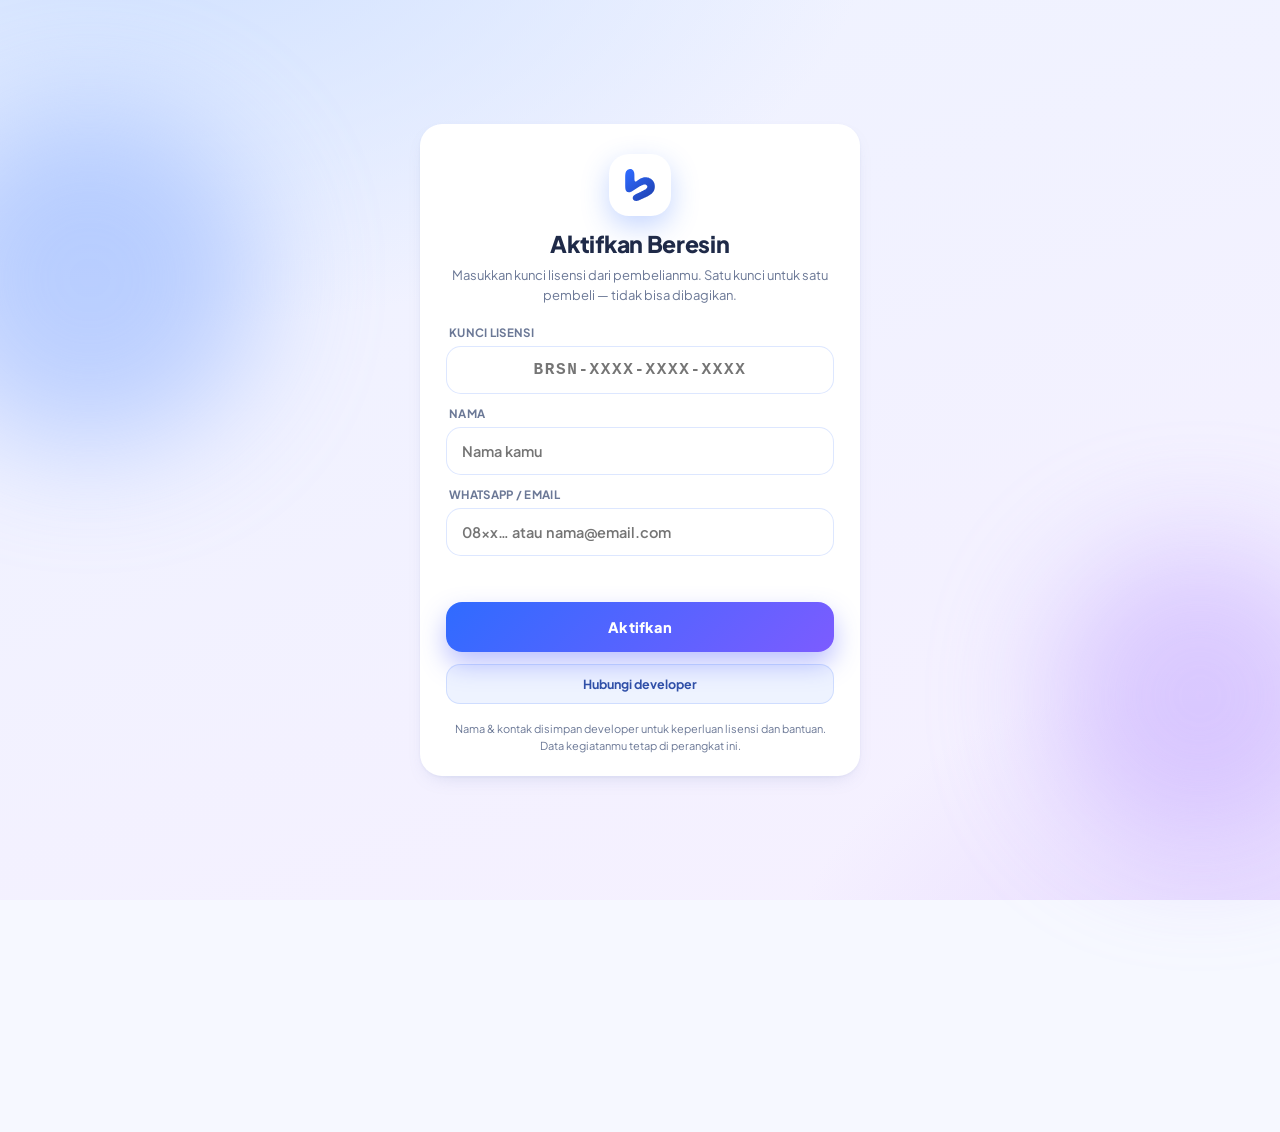
<file: index.html>
<!DOCTYPE html>
<html lang="id">
<head>
<meta charset="UTF-8">
<meta name="viewport" content="width=device-width, initial-scale=1, viewport-fit=cover">
<script>/* v6.7: tentukan mode Lite SEBELUM cat pertama (default aktif di layar sentuh / RAM<=4GB / <=4 core / hemat data). Pilihan pengguna (mo-lite) menang. */
(function(){var d=document.documentElement,l=null;try{l=localStorage.getItem('mo-lite')}catch(e){}
if(l===null){var c=navigator.connection||{},t=0;try{t=matchMedia('(pointer:coarse)').matches||matchMedia('(prefers-reduced-motion: reduce)').matches}catch(e){}
l=(t||c.saveData||(navigator.deviceMemory||8)<=4||(navigator.hardwareConcurrency||8)<=4)?'1':'0'}
d.dataset.lite=l;window.__bsLite0=l})();</script>
<script src="lic-config.js?v=84"></script>
<style>html.bs-lic-lock body>*:not(#licGate){visibility:hidden!important;pointer-events:none!important}html.bs-lic-lock,html.bs-lic-lock body{overflow:hidden}</style>
<title>Beresin</title>
<meta name="description" content="Beresin — Semua teratur, hidup lebih mudah.">
<link rel="icon" type="image/svg+xml" href="data:image/svg+xml,%3Csvg xmlns='http://www.w3.org/2000/svg' viewBox='0 0 100 100'%3E%3Cdefs%3E%3ClinearGradient id='g' x1='0' y1='0' x2='1' y2='1'%3E%3Cstop offset='0' stop-color='%232F6BFF'/%3E%3Cstop offset='1' stop-color='%231E40AF'/%3E%3C/linearGradient%3E%3C/defs%3E%3Crect width='100' height='100' rx='24' fill='url(%23g)'/%3E%3Cg transform='translate(15 15) scale(.7)'%3E%3Cpath fill='white' d='M23.71 8.00C22.98 8.03 22.24 8.14 21.52 8.31C20.81 8.49 20.09 8.74 19.42 9.04C18.74 9.35 18.08 9.72 17.47 10.15C16.85 10.57 16.27 11.05 15.73 11.58C15.20 12.10 14.70 12.68 14.27 13.29C13.83 13.91 13.44 14.56 13.10 15.25C12.77 15.93 12.49 16.66 12.25 17.40C12.01 18.14 11.83 18.92 11.68 19.70C11.52 20.49 11.42 21.30 11.33 22.11C11.24 22.93 11.19 23.76 11.15 24.59C11.10 25.43 11.08 26.27 11.06 27.11C11.04 27.96 11.03 28.80 11.03 29.65C11.02 30.50 11.02 31.35 11.02 32.20C11.02 33.05 11.02 33.90 11.02 34.75C11.02 35.60 11.03 36.45 11.03 37.31C11.04 38.16 11.04 39.01 11.04 39.87C11.05 40.72 11.05 41.58 11.05 42.43C11.05 43.29 11.05 44.14 11.06 45.00C11.06 45.85 11.06 46.71 11.06 47.57C11.06 48.42 11.06 49.28 11.07 50.13C11.07 50.99 11.08 51.84 11.09 52.70C11.10 53.55 11.12 54.40 11.15 55.24C11.18 56.08 11.22 56.92 11.29 57.74C11.37 58.57 11.45 59.39 11.59 60.17C11.73 60.96 11.89 61.74 12.12 62.47C12.35 63.20 12.63 63.91 12.97 64.56C13.31 65.20 13.71 65.82 14.17 66.35C14.63 66.89 15.15 67.37 15.72 67.77C16.29 68.17 16.91 68.49 17.56 68.73C18.21 68.98 18.91 69.13 19.61 69.21C20.31 69.29 21.04 69.28 21.77 69.20C22.49 69.13 23.22 68.96 23.94 68.76C24.66 68.55 25.38 68.26 26.09 67.95C26.80 67.65 27.50 67.28 28.19 66.90C28.88 66.53 29.57 66.11 30.25 65.70C30.93 65.29 31.61 64.86 32.29 64.43C32.97 64.00 33.65 63.56 34.32 63.13C35.00 62.69 35.68 62.26 36.35 61.82C37.03 61.39 37.71 60.96 38.38 60.52C39.06 60.09 39.74 59.66 40.42 59.23C41.10 58.80 41.78 58.37 42.46 57.94C43.13 57.51 43.81 57.09 44.49 56.66C45.17 56.23 45.86 55.81 46.54 55.38C47.22 54.96 47.90 54.53 48.58 54.11C49.26 53.69 49.95 53.27 50.64 52.87C51.32 52.46 52.01 52.06 52.71 51.68C53.41 51.30 54.11 50.93 54.82 50.60C55.53 50.27 56.25 49.96 56.98 49.70C57.71 49.45 58.45 49.22 59.19 49.07C59.93 48.91 60.68 48.80 61.42 48.77C62.15 48.74 62.89 48.77 63.58 48.88C64.28 49.00 64.97 49.18 65.59 49.44C66.20 49.70 66.79 50.05 67.28 50.45C67.77 50.85 68.20 51.33 68.51 51.84C68.83 52.35 69.06 52.93 69.17 53.51C69.28 54.09 69.29 54.72 69.19 55.32C69.08 55.92 68.86 56.53 68.57 57.10C68.27 57.68 67.86 58.24 67.40 58.76C66.94 59.28 66.39 59.77 65.82 60.24C65.24 60.70 64.61 61.13 63.96 61.55C63.32 61.97 62.64 62.36 61.95 62.75C61.27 63.13 60.57 63.50 59.87 63.87C59.17 64.24 58.47 64.60 57.76 64.96C57.05 65.32 56.35 65.68 55.64 66.03C54.93 66.39 54.22 66.75 53.51 67.10C52.80 67.45 52.09 67.80 51.37 68.15C50.66 68.51 49.95 68.85 49.24 69.20C48.52 69.55 47.81 69.89 47.10 70.24C46.38 70.58 45.67 70.92 44.95 71.26C44.24 71.61 43.52 71.94 42.81 72.28C42.09 72.63 41.38 72.96 40.67 73.31C39.97 73.66 39.26 74.01 38.57 74.39C37.89 74.77 37.21 75.15 36.57 75.57C35.92 75.98 35.29 76.42 34.72 76.90C34.15 77.38 33.60 77.89 33.14 78.44C32.67 78.99 32.24 79.58 31.91 80.20C31.58 80.82 31.31 81.48 31.14 82.14C30.97 82.81 30.88 83.51 30.88 84.18C30.88 84.86 30.98 85.55 31.15 86.20C31.33 86.85 31.60 87.49 31.95 88.06C32.29 88.64 32.72 89.18 33.21 89.65C33.69 90.12 34.26 90.54 34.86 90.87C35.46 91.20 36.12 91.47 36.80 91.66C37.48 91.85 38.20 91.96 38.93 92.00C39.65 92.04 40.41 92.01 41.15 91.93C41.89 91.84 42.65 91.69 43.39 91.50C44.14 91.32 44.88 91.08 45.62 90.83C46.36 90.58 47.09 90.29 47.82 89.99C48.55 89.70 49.27 89.38 50.00 89.07C50.72 88.75 51.44 88.42 52.17 88.10C52.89 87.77 53.61 87.44 54.33 87.11C55.05 86.77 55.76 86.44 56.48 86.10C57.20 85.77 57.92 85.43 58.63 85.09C59.35 84.75 60.06 84.41 60.78 84.07C61.50 83.73 62.21 83.39 62.93 83.04C63.64 82.70 64.36 82.36 65.07 82.02C65.79 81.67 66.50 81.33 67.21 80.99C67.93 80.64 68.64 80.30 69.35 79.94C70.06 79.59 70.77 79.24 71.48 78.87C72.18 78.51 72.89 78.14 73.58 77.75C74.28 77.36 74.97 76.96 75.64 76.55C76.32 76.13 76.99 75.69 77.65 75.23C78.30 74.77 78.94 74.30 79.56 73.79C80.18 73.29 80.79 72.76 81.36 72.21C81.94 71.66 82.49 71.09 83.01 70.49C83.54 69.89 84.03 69.27 84.49 68.62C84.95 67.98 85.38 67.32 85.77 66.63C86.16 65.95 86.52 65.25 86.84 64.53C87.16 63.81 87.45 63.08 87.70 62.33C87.95 61.58 88.16 60.81 88.34 60.03C88.51 59.26 88.65 58.46 88.76 57.66C88.86 56.86 88.93 56.05 88.97 55.24C89.01 54.43 89.01 53.61 88.98 52.80C88.95 51.98 88.89 51.17 88.80 50.37C88.70 49.57 88.57 48.77 88.40 47.99C88.23 47.21 88.02 46.44 87.77 45.69C87.53 44.94 87.24 44.20 86.91 43.49C86.59 42.77 86.22 42.07 85.81 41.40C85.41 40.72 84.96 40.06 84.49 39.43C84.01 38.79 83.50 38.18 82.96 37.60C82.42 37.01 81.85 36.45 81.25 35.92C80.66 35.40 80.03 34.90 79.39 34.43C78.75 33.97 78.08 33.53 77.40 33.13C76.72 32.73 76.02 32.37 75.31 32.03C74.59 31.70 73.86 31.40 73.12 31.14C72.38 30.87 71.62 30.64 70.86 30.44C70.09 30.24 69.31 30.07 68.53 29.94C67.75 29.81 66.95 29.71 66.16 29.65C65.37 29.59 64.57 29.56 63.77 29.57C62.98 29.59 62.18 29.63 61.39 29.72C60.60 29.80 59.82 29.93 59.04 30.08C58.27 30.24 57.50 30.43 56.75 30.66C55.99 30.89 55.25 31.15 54.51 31.44C53.78 31.73 53.06 32.06 52.35 32.41C51.64 32.76 50.94 33.14 50.25 33.54C49.56 33.94 48.88 34.37 48.21 34.81C47.54 35.25 46.87 35.72 46.22 36.17C45.56 36.63 44.91 37.11 44.27 37.56C43.63 38.01 42.99 38.47 42.38 38.87C41.77 39.27 41.16 39.66 40.59 39.95C40.03 40.24 39.48 40.50 38.99 40.62C38.50 40.74 38.05 40.78 37.66 40.68C37.27 40.59 36.94 40.37 36.66 40.04C36.38 39.71 36.17 39.25 36.00 38.71C35.83 38.18 35.72 37.53 35.62 36.84C35.53 36.15 35.48 35.38 35.44 34.60C35.40 33.83 35.38 33.00 35.36 32.17C35.35 31.35 35.34 30.50 35.34 29.65C35.33 28.81 35.33 27.95 35.32 27.10C35.31 26.25 35.30 25.40 35.28 24.55C35.26 23.70 35.23 22.85 35.19 22.02C35.14 21.18 35.08 20.35 34.98 19.54C34.88 18.73 34.76 17.93 34.59 17.16C34.41 16.39 34.20 15.63 33.92 14.92C33.64 14.21 33.32 13.52 32.93 12.89C32.54 12.26 32.08 11.67 31.58 11.14C31.08 10.61 30.52 10.14 29.92 9.73C29.32 9.33 28.66 8.98 27.99 8.71C27.32 8.45 26.61 8.25 25.89 8.13C25.18 8.01 24.44 7.97 23.71 8.00Z'/%3E%3C/g%3E%3C/svg%3E">
<link rel="manifest" href="manifest.webmanifest">
<meta name="theme-color" content="#2F6BFF">
<meta name="mobile-web-app-capable" content="yes">
<meta name="apple-mobile-web-app-capable" content="yes">
<link rel="apple-touch-icon" href="icon-192.png">
<script>try{var l=localStorage.getItem("mo-lang");if(l==="en"||l==="ar"){var e=document.documentElement;e.lang=l;e.dir=l==="ar"?"rtl":"ltr";e.setAttribute("data-lang",l)}}catch(x){}</script>
<link rel="stylesheet" href="https://fonts.googleapis.com/css2?family=Noto+Sans+Arabic:wght@400;600;700&display=swap" media="print" onload="this.media='all'">
<link rel="preconnect" href="https://fonts.googleapis.com">
<link rel="preconnect" href="https://fonts.gstatic.com" crossorigin>
<link rel="stylesheet" href="https://fonts.googleapis.com/css2?family=Chakra+Petch:wght@500;600&family=Inter:wght@300;400;500;600;700&display=swap" media="print" onload="this.media='all'">
<link rel="stylesheet" href="https://fonts.googleapis.com/css2?family=Anton&family=Baloo+2:wght@600;700;800&family=EB+Garamond:wght@400;500&family=Fraunces:opsz,wght@9..144,600;9..144,700&family=Nunito:wght@500;600;700;800&family=Outfit:wght@300;400;500;600;700&family=Plus+Jakarta+Sans:wght@400;500;600;700;800&family=Sora:wght@400;500;600;700&display=swap" media="print" onload="this.media='all'">
<noscript><link rel="stylesheet" href="https://fonts.googleapis.com/css2?family=Anton&family=Baloo+2:wght@600;700;800&family=EB+Garamond:wght@400;500&family=Fraunces:opsz,wght@9..144,600;9..144,700&family=Nunito:wght@500;600;700;800&family=Outfit:wght@300;400;500;600;700&family=Plus+Jakarta+Sans:wght@400;500;600;700;800&family=Sora:wght@400;500;600;700&display=swap"></noscript>
<meta name="theme-color" content="#eef1f7">
<style>
:root{
  --ink:#1f2f4d;
  --glass:rgba(232,236,246,.62);
  --glass-line:rgba(255,255,255,.55);
  --serif:'EB Garamond','Cormorant Garamond',Georgia,serif;
  --sans:'Inter',system-ui,-apple-system,'Segoe UI',Roboto,sans-serif;
  --hand:'Segoe Script',cursive;
}
*{box-sizing:border-box;margin:0;padding:0}
html,body{height:100%}
body{font-family:var(--sans);color:var(--ink);overflow:hidden;background:#5b82b5;-webkit-font-smoothing:antialiased}

/* ---------- Background ---------- */
:root{--panel:rgba(246,248,253,.94)}
html[data-theme=pagi]{--ink:#233a5c;--glass:rgba(255,255,255,.58);--glass2:rgba(255,255,255,.55);--scene-filter:brightness(1.07) saturate(.92) hue-rotate(-10deg)}
html[data-theme=malam]{--ink:#e9eefc;--glass:rgba(18,26,48,.52);--glass2:rgba(18,26,48,.5);--glass-line:rgba(255,255,255,.16);--panel:rgba(20,28,50,.94);--scene-filter:brightness(.48) saturate(.85) hue-rotate(12deg)}
body{overflow-x:hidden;overflow-y:auto}
.bg{position:fixed;inset:0;z-index:0;background:#5a80b4}
.stack{position:absolute;inset:0;filter:var(--scene-filter,none);transition:filter .5s}
.stack svg{position:absolute;left:0;right:0;bottom:0;width:100%;height:100%}
.stack .photo{position:absolute;inset:0;background:center bottom/cover no-repeat}
.bg::after{content:"";position:absolute;inset:0;pointer-events:none;
  background:linear-gradient(180deg,rgba(40,60,100,.16) 0,transparent 22%,transparent 70%,rgba(30,25,45,.22) 100%)}
/* Layar tinggi (HP/tablet portrait): tampilkan seluruh pemandangan, tanpa zoom */
@media (max-aspect-ratio:3/2){
  .stack svg{height:calc(100vw * 1024 / 1536);-webkit-mask-image:linear-gradient(180deg,transparent 0,#000 20%);mask-image:linear-gradient(180deg,transparent 0,#000 20%)}
}

.sr-only{position:absolute;width:1px;height:1px;margin:-1px;padding:0;overflow:hidden;clip:rect(0 0 0 0);white-space:nowrap;border:0}
/* ---------- Layout ---------- */
.app{position:relative;z-index:1;min-height:100dvh;display:flex;flex-direction:column}
.top{display:flex;align-items:center;justify-content:space-between;padding:20px 32px 0;height:62px}
.brand{display:flex;align-items:center;gap:8px;color:#fff;text-decoration:none;font-family:var(--serif);font-size:17px;letter-spacing:.2px}
.brand svg{width:22px;height:22px}
.tools{display:flex;align-items:center;gap:16px;color:#fff}
.tools button{background:none;border:0;color:inherit;cursor:pointer;position:relative;display:grid;place-items:center;padding:3px;opacity:.95;transition:opacity .2s,transform .2s}
.tools button:hover{opacity:1;transform:translateY(-1px)}
.tools .ic{width:18px;height:18px}
.dot{position:absolute;top:1px;right:2px;width:6px;height:6px;border-radius:50%;background:#ff6b6b;border:1px solid rgba(255,255,255,.8)}
.avatar{display:flex;align-items:center;gap:4px}
.avatar i{width:27px;height:27px;border-radius:50%;border:2px solid #fff;display:block;overflow:hidden;background:linear-gradient(160deg,#cdd6e6 0,#8c9bb5 45%,#2b2f3d 46%,#161922 100%)}
.avatar svg{width:10px;height:10px}

/* ---------- Nav (lebih ramping) ---------- */
.nav-wrap{display:flex;justify-content:center;padding:8px 16px 0}
.nav{display:flex;align-items:flex-start;justify-content:center;padding:11px 18px 9px;border-radius:30px;
  background:var(--glass);border:1px solid var(--glass-line);
  
  box-shadow:0 8px 30px rgba(40,60,110,.12), inset 0 1px 0 rgba(255,255,255,.45);max-width:100%}
.nav a{display:flex;flex-direction:column;align-items:center;gap:5px;text-decoration:none;color:var(--ink);
  font-size:10.5px;line-height:13.5px;text-align:center;padding:0 10px;flex:none;transition:transform .2s,opacity .2s;opacity:.92}
.nav a:hover{transform:translateY(-2px);opacity:1}
.nav a .ic{width:17px;height:17px;stroke-width:1.5}
.nav a:focus-visible,.tools button:focus-visible,.chip:focus-visible,.wall:focus-visible{outline:2px solid #fff;outline-offset:3px;border-radius:12px}

/* ---------- Hero (tepat di tengah) ---------- */
.hero{flex:1;display:flex;flex-direction:column;align-items:center;justify-content:center;text-align:center;padding:10px 20px 70px}
.hero h1{font-family:var(--serif);font-weight:400;color:#fff;line-height:1.2;letter-spacing:.2px;
  font-size:clamp(27px,3.2vw,48px);text-shadow:0 2px 24px rgba(40,60,110,.3)}
.quote{margin-top:18px;color:rgba(255,255,255,.96);font-size:clamp(13px,1.05vw,15.5px);line-height:1.6;font-weight:300;text-shadow:0 1px 14px rgba(40,60,110,.4)}
.info{margin:30px auto 0;display:grid;grid-template-columns:1fr 1px 1fr;align-items:center;width:min(470px,100%);height:76px;border-radius:24px;
  background:var(--glass2);border:1px solid var(--glass-line);color:var(--ink);
  box-shadow:0 8px 30px rgba(40,60,110,.12)}
.info .cell{display:flex;align-items:center;justify-content:center;gap:12px;text-align:left;padding:0 10px}
.info .sep{width:1px;height:42px;background:currentColor;opacity:.22}
.info .ic{width:22px;height:22px;stroke-width:1.4;flex:none}
.info b{display:block;font-weight:500;font-size:14.5px;line-height:19px;font-variant-numeric:tabular-nums}
.info small{display:block;font-size:12px;line-height:18px;opacity:.88}

/* ---------- Footer ---------- */
.foot-l{position:fixed;left:32px;bottom:30px;z-index:2;display:flex;align-items:center;gap:12px;color:#fff;font-size:11.5px;letter-spacing:.2px}
.foot-l::before{content:"";width:28px;height:1px;background:rgba(255,255,255,.8)}
.foot-l span{opacity:.6;margin:0 4px}

/* ---------- Panel tema & wallpaper ---------- */
.panel{position:fixed;top:60px;right:24px;z-index:10;width:316px;max-width:calc(100vw - 24px);max-height:calc(100dvh - 80px);overflow:auto;
  padding:16px;border-radius:20px;background:var(--panel);color:var(--ink);border:1px solid var(--glass-line);
  box-shadow:0 20px 60px rgba(20,30,60,.32);display:none;font-size:13px}
.panel.open{display:block;animation:pop .18s ease-out}
@keyframes pop{from{opacity:0;transform:translateY(-6px)}to{opacity:1;transform:none}}
.panel h2{font-size:12px;font-weight:500;margin:0 0 8px;opacity:.72}
.chips{display:flex;gap:8px;flex-wrap:wrap;margin-bottom:16px}
.chip{border:1px solid rgba(127,140,170,.45);background:transparent;color:inherit;border-radius:999px;padding:6px 13px;font:inherit;font-size:12.5px;cursor:pointer}
.chip[aria-pressed=true]{background:var(--ink);color:var(--panel);border-color:transparent}
.walls{display:grid;grid-template-columns:repeat(3,1fr);gap:8px}
.wall{aspect-ratio:16/10;border-radius:10px;border:2px solid transparent;cursor:pointer;background:#889 center/cover;position:relative;overflow:hidden;padding:0;display:grid;place-items:center;color:#fff}
.wall[aria-pressed=true]{border-color:var(--ink);box-shadow:0 0 0 1px var(--panel) inset}
.wall span{position:absolute;left:6px;bottom:4px;font-size:10px;color:#fff;text-shadow:0 1px 4px rgba(0,0,0,.65)}
.wall.up{border:2px dashed rgba(127,140,170,.6);color:var(--ink);background:rgba(127,140,170,.12)}
.wall.up span{color:var(--ink);text-shadow:none;left:0;right:0;text-align:center;bottom:auto}
.reset{margin-top:12px;background:none;border:0;color:inherit;opacity:.7;font:inherit;font-size:12px;text-decoration:underline;cursor:pointer;padding:0}

/* ---------- Responsif ---------- */
@media (max-width:1000px){.nav a{padding:0 7px}}
@media (max-width:820px){
  .top{padding:16px 18px 0;height:56px}
  .nav{display:grid;grid-template-columns:repeat(4,1fr);gap:14px 0;width:100%;max-width:440px;padding:14px 8px 12px;border-radius:24px}
  .nav a{padding:0 2px}
  .hero{padding-bottom:90px}
  .foot-l{left:18px;bottom:20px}
  .panel{right:12px;top:54px}
}
@media (max-width:420px){
  .tools{gap:12px}
  .info{height:70px}.info .cell{gap:8px;padding:0 6px}.info b{font-size:13.5px}.info small{font-size:11px}
  .quote br{display:none}
}
/* beranda disusun ulang oleh app.js setelah load; tahan tampil sampai selesai agar tidak ada lompatan layout */
html:not(.bs-ready) .hero{display:none!important}
@media (prefers-reduced-motion:no-preference){
  .hero>*{animation:rise .9s cubic-bezier(.2,.7,.2,1) both}
  .hero .quote{animation-delay:.12s}.hero .info{animation-delay:.24s}
  @keyframes rise{from{opacity:0;transform:translateY(12px)}to{opacity:1;transform:none}}
}
</style>
<link rel="stylesheet" href="app.css?v=84">
<link rel="stylesheet" href="habit.css?v=84">
<link rel="stylesheet" href="note.css?v=84">
<link rel="stylesheet" href="inbox.css?v=84">
<link rel="stylesheet" href="smart.css?v=84">
<link rel="stylesheet" href="scan.css?v=84">
<link rel="stylesheet" href="pages.css?v=84">
<link rel="stylesheet" href="study.css?v=84">
<link rel="stylesheet" href="campus.css?v=84">
<link rel="stylesheet" href="quick.css?v=84">
<link rel="stylesheet" href="tasks.css?v=84">
<link rel="stylesheet" href="lite.css?v=84">
<link rel="stylesheet" href="i18n.css?v=84">
<link rel="stylesheet" href="lic.css?v=84">
<script src="lic.js?v=84" defer></script>
<script src="perf3.js?v=84" defer></script>
<script src="activity.js?v=84" defer></script>
<script src="i18n-dict.js?v=84" defer></script>
<script src="i18n-dict2.js?v=84" defer></script>
<script src="i18n-dict3.js?v=84" defer></script>
<script src="i18n-dict4.js?v=84" defer></script>
<script src="i18n-tpl.js?v=84" defer></script>
<script src="i18n.js?v=84" defer></script>
<script src="app.js?v=84" defer></script>
<script src="habit.js?v=84" defer></script>
<script src="note.js?v=84" defer></script>
<script src="online.js?v=84" defer></script>
<script src="inbox.js?v=84" defer></script>
<script src="smart.js?v=84" defer></script>
<script src="scan.js?v=84" defer></script>
<script src="pages.js?v=84" defer></script>
<script src="study.js?v=84" defer></script>
<script src="quick.js?v=84" defer></script>
</head>
<body>

<!-- Ikon (Lucide-style) -->
<svg width="0" height="0" style="position:absolute" aria-hidden="true">
  <defs>
    <symbol id="i-academic" viewBox="0 0 24 24"><image href="[data-uri]" xlink:href="[data-uri]" x="0" y="0" width="24" height="24"/></symbol>
    <symbol id="i-work" viewBox="0 0 24 24"><image href="[data-uri]" xlink:href="[data-uri]" x="0" y="0" width="24" height="24"/></symbol>
    <symbol id="i-org" viewBox="0 0 24 24"><image href="[data-uri]" xlink:href="[data-uri]" x="0" y="0" width="24" height="24"/></symbol>
    <symbol id="i-project" viewBox="0 0 24 24"><image href="[data-uri]" xlink:href="[data-uri]" x="0" y="0" width="24" height="24"/></symbol>
    <symbol id="i-task" viewBox="0 0 24 24"><image href="[data-uri]" xlink:href="[data-uri]" x="0" y="0" width="24" height="24"/></symbol>
    <symbol id="i-cal" viewBox="0 0 24 24"><image href="[data-uri]" xlink:href="[data-uri]" x="0" y="0" width="24" height="24"/></symbol>
    <symbol id="i-fin" viewBox="0 0 24 24"><image href="[data-uri]" xlink:href="[data-uri]" x="0" y="0" width="24" height="24"/></symbol>
    <symbol id="i-goal" viewBox="0 0 24 24"><image href="[data-uri]" xlink:href="[data-uri]" x="0" y="0" width="24" height="24"/></symbol>
    <symbol id="i-note" viewBox="0 0 24 24"><image href="[data-uri]" width="24" height="24"/></symbol>
    <symbol id="i-doc" viewBox="0 0 24 24"><image href="[data-uri]" xlink:href="[data-uri]" x="0" y="0" width="24" height="24"/></symbol>
    <symbol id="i-chart" viewBox="0 0 24 24"><image href="[data-uri]" xlink:href="[data-uri]" x="0" y="0" width="24" height="24"/></symbol>
    <symbol id="i-set" viewBox="0 0 24 24"><image href="[data-uri]" xlink:href="[data-uri]" x="0" y="0" width="24" height="24"/></symbol>
    <symbol id="i-search" viewBox="0 0 24 24"><circle cx="11" cy="11" r="8"/><path d="m21 21-4.3-4.3"/></symbol>
    <symbol id="i-bell" viewBox="0 0 24 24"><image href="[data-uri]" xlink:href="[data-uri]" x="0" y="0" width="24" height="24"/></symbol>
    <symbol id="i-inbox" viewBox="0 0 24 24"><image href="[data-uri]" width="24" height="24"/></symbol>
    <symbol id="i-clock" viewBox="0 0 24 24"><image href="[data-uri]" xlink:href="[data-uri]" x="0" y="0" width="24" height="24"/></symbol>
    <symbol id="i-palette" viewBox="0 0 24 24"><circle cx="13.5" cy="6.5" r=".6"/><circle cx="17.5" cy="10.5" r=".6"/><circle cx="8.5" cy="7.5" r=".6"/><circle cx="6.5" cy="12.5" r=".6"/><path d="M12 2C6.5 2 2 6.5 2 12s4.5 10 10 10c.93 0 1.65-.75 1.65-1.69 0-.44-.18-.83-.44-1.12-.29-.29-.44-.65-.44-1.13a1.64 1.64 0 0 1 1.67-1.67h2c3.05 0 5.55-2.5 5.55-5.55C21.97 6.01 17.46 2 12 2z"/></symbol>
    <symbol id="i-cloud" viewBox="0 0 24 24"><path d="M12 2v2M4.93 4.93l1.41 1.41M20 12h2M19.07 4.93l-1.41 1.41M15.95 12.65a4 4 0 0 0-5.93-4.13"/><path d="M13 22H7a5 5 0 1 1 4.9-6H13a3 3 0 0 1 0 6Z"/></symbol>
      <symbol id="i-book" viewBox="0 0 24 24"><image href="[data-uri]" xlink:href="[data-uri]" x="0" y="0" width="24" height="24"/></symbol>
  </defs>
</svg>

<!-- Background: ilustrasi SVG + (opsional) foto assets/bg.jpg -->
<div class="bg" aria-hidden="true"><div class="stack">

</div><div id="nebula"></div><canvas id="cosmos"></canvas></div>

<div class="app">
  <header class="top">
    <a class="brand" href="#" aria-label="Beresin">
      <svg viewBox="0 0 100 100" aria-hidden="true"><defs><linearGradient id="bsGrad" x1=".1" y1="0" x2=".9" y2="1"><stop offset="0" stop-color="#2F6BFF"/><stop offset="1" stop-color="#1E40AF"/></linearGradient></defs><path fill="url(#bsGrad)" d="M23.71 8.00C22.98 8.03 22.24 8.14 21.52 8.31C20.81 8.49 20.09 8.74 19.42 9.04C18.74 9.35 18.08 9.72 17.47 10.15C16.85 10.57 16.27 11.05 15.73 11.58C15.20 12.10 14.70 12.68 14.27 13.29C13.83 13.91 13.44 14.56 13.10 15.25C12.77 15.93 12.49 16.66 12.25 17.40C12.01 18.14 11.83 18.92 11.68 19.70C11.52 20.49 11.42 21.30 11.33 22.11C11.24 22.93 11.19 23.76 11.15 24.59C11.10 25.43 11.08 26.27 11.06 27.11C11.04 27.96 11.03 28.80 11.03 29.65C11.02 30.50 11.02 31.35 11.02 32.20C11.02 33.05 11.02 33.90 11.02 34.75C11.02 35.60 11.03 36.45 11.03 37.31C11.04 38.16 11.04 39.01 11.04 39.87C11.05 40.72 11.05 41.58 11.05 42.43C11.05 43.29 11.05 44.14 11.06 45.00C11.06 45.85 11.06 46.71 11.06 47.57C11.06 48.42 11.06 49.28 11.07 50.13C11.07 50.99 11.08 51.84 11.09 52.70C11.10 53.55 11.12 54.40 11.15 55.24C11.18 56.08 11.22 56.92 11.29 57.74C11.37 58.57 11.45 59.39 11.59 60.17C11.73 60.96 11.89 61.74 12.12 62.47C12.35 63.20 12.63 63.91 12.97 64.56C13.31 65.20 13.71 65.82 14.17 66.35C14.63 66.89 15.15 67.37 15.72 67.77C16.29 68.17 16.91 68.49 17.56 68.73C18.21 68.98 18.91 69.13 19.61 69.21C20.31 69.29 21.04 69.28 21.77 69.20C22.49 69.13 23.22 68.96 23.94 68.76C24.66 68.55 25.38 68.26 26.09 67.95C26.80 67.65 27.50 67.28 28.19 66.90C28.88 66.53 29.57 66.11 30.25 65.70C30.93 65.29 31.61 64.86 32.29 64.43C32.97 64.00 33.65 63.56 34.32 63.13C35.00 62.69 35.68 62.26 36.35 61.82C37.03 61.39 37.71 60.96 38.38 60.52C39.06 60.09 39.74 59.66 40.42 59.23C41.10 58.80 41.78 58.37 42.46 57.94C43.13 57.51 43.81 57.09 44.49 56.66C45.17 56.23 45.86 55.81 46.54 55.38C47.22 54.96 47.90 54.53 48.58 54.11C49.26 53.69 49.95 53.27 50.64 52.87C51.32 52.46 52.01 52.06 52.71 51.68C53.41 51.30 54.11 50.93 54.82 50.60C55.53 50.27 56.25 49.96 56.98 49.70C57.71 49.45 58.45 49.22 59.19 49.07C59.93 48.91 60.68 48.80 61.42 48.77C62.15 48.74 62.89 48.77 63.58 48.88C64.28 49.00 64.97 49.18 65.59 49.44C66.20 49.70 66.79 50.05 67.28 50.45C67.77 50.85 68.20 51.33 68.51 51.84C68.83 52.35 69.06 52.93 69.17 53.51C69.28 54.09 69.29 54.72 69.19 55.32C69.08 55.92 68.86 56.53 68.57 57.10C68.27 57.68 67.86 58.24 67.40 58.76C66.94 59.28 66.39 59.77 65.82 60.24C65.24 60.70 64.61 61.13 63.96 61.55C63.32 61.97 62.64 62.36 61.95 62.75C61.27 63.13 60.57 63.50 59.87 63.87C59.17 64.24 58.47 64.60 57.76 64.96C57.05 65.32 56.35 65.68 55.64 66.03C54.93 66.39 54.22 66.75 53.51 67.10C52.80 67.45 52.09 67.80 51.37 68.15C50.66 68.51 49.95 68.85 49.24 69.20C48.52 69.55 47.81 69.89 47.10 70.24C46.38 70.58 45.67 70.92 44.95 71.26C44.24 71.61 43.52 71.94 42.81 72.28C42.09 72.63 41.38 72.96 40.67 73.31C39.97 73.66 39.26 74.01 38.57 74.39C37.89 74.77 37.21 75.15 36.57 75.57C35.92 75.98 35.29 76.42 34.72 76.90C34.15 77.38 33.60 77.89 33.14 78.44C32.67 78.99 32.24 79.58 31.91 80.20C31.58 80.82 31.31 81.48 31.14 82.14C30.97 82.81 30.88 83.51 30.88 84.18C30.88 84.86 30.98 85.55 31.15 86.20C31.33 86.85 31.60 87.49 31.95 88.06C32.29 88.64 32.72 89.18 33.21 89.65C33.69 90.12 34.26 90.54 34.86 90.87C35.46 91.20 36.12 91.47 36.80 91.66C37.48 91.85 38.20 91.96 38.93 92.00C39.65 92.04 40.41 92.01 41.15 91.93C41.89 91.84 42.65 91.69 43.39 91.50C44.14 91.32 44.88 91.08 45.62 90.83C46.36 90.58 47.09 90.29 47.82 89.99C48.55 89.70 49.27 89.38 50.00 89.07C50.72 88.75 51.44 88.42 52.17 88.10C52.89 87.77 53.61 87.44 54.33 87.11C55.05 86.77 55.76 86.44 56.48 86.10C57.20 85.77 57.92 85.43 58.63 85.09C59.35 84.75 60.06 84.41 60.78 84.07C61.50 83.73 62.21 83.39 62.93 83.04C63.64 82.70 64.36 82.36 65.07 82.02C65.79 81.67 66.50 81.33 67.21 80.99C67.93 80.64 68.64 80.30 69.35 79.94C70.06 79.59 70.77 79.24 71.48 78.87C72.18 78.51 72.89 78.14 73.58 77.75C74.28 77.36 74.97 76.96 75.64 76.55C76.32 76.13 76.99 75.69 77.65 75.23C78.30 74.77 78.94 74.30 79.56 73.79C80.18 73.29 80.79 72.76 81.36 72.21C81.94 71.66 82.49 71.09 83.01 70.49C83.54 69.89 84.03 69.27 84.49 68.62C84.95 67.98 85.38 67.32 85.77 66.63C86.16 65.95 86.52 65.25 86.84 64.53C87.16 63.81 87.45 63.08 87.70 62.33C87.95 61.58 88.16 60.81 88.34 60.03C88.51 59.26 88.65 58.46 88.76 57.66C88.86 56.86 88.93 56.05 88.97 55.24C89.01 54.43 89.01 53.61 88.98 52.80C88.95 51.98 88.89 51.17 88.80 50.37C88.70 49.57 88.57 48.77 88.40 47.99C88.23 47.21 88.02 46.44 87.77 45.69C87.53 44.94 87.24 44.20 86.91 43.49C86.59 42.77 86.22 42.07 85.81 41.40C85.41 40.72 84.96 40.06 84.49 39.43C84.01 38.79 83.50 38.18 82.96 37.60C82.42 37.01 81.85 36.45 81.25 35.92C80.66 35.40 80.03 34.90 79.39 34.43C78.75 33.97 78.08 33.53 77.40 33.13C76.72 32.73 76.02 32.37 75.31 32.03C74.59 31.70 73.86 31.40 73.12 31.14C72.38 30.87 71.62 30.64 70.86 30.44C70.09 30.24 69.31 30.07 68.53 29.94C67.75 29.81 66.95 29.71 66.16 29.65C65.37 29.59 64.57 29.56 63.77 29.57C62.98 29.59 62.18 29.63 61.39 29.72C60.60 29.80 59.82 29.93 59.04 30.08C58.27 30.24 57.50 30.43 56.75 30.66C55.99 30.89 55.25 31.15 54.51 31.44C53.78 31.73 53.06 32.06 52.35 32.41C51.64 32.76 50.94 33.14 50.25 33.54C49.56 33.94 48.88 34.37 48.21 34.81C47.54 35.25 46.87 35.72 46.22 36.17C45.56 36.63 44.91 37.11 44.27 37.56C43.63 38.01 42.99 38.47 42.38 38.87C41.77 39.27 41.16 39.66 40.59 39.95C40.03 40.24 39.48 40.50 38.99 40.62C38.50 40.74 38.05 40.78 37.66 40.68C37.27 40.59 36.94 40.37 36.66 40.04C36.38 39.71 36.17 39.25 36.00 38.71C35.83 38.18 35.72 37.53 35.62 36.84C35.53 36.15 35.48 35.38 35.44 34.60C35.40 33.83 35.38 33.00 35.36 32.17C35.35 31.35 35.34 30.50 35.34 29.65C35.33 28.81 35.33 27.95 35.32 27.10C35.31 26.25 35.30 25.40 35.28 24.55C35.26 23.70 35.23 22.85 35.19 22.02C35.14 21.18 35.08 20.35 34.98 19.54C34.88 18.73 34.76 17.93 34.59 17.16C34.41 16.39 34.20 15.63 33.92 14.92C33.64 14.21 33.32 13.52 32.93 12.89C32.54 12.26 32.08 11.67 31.58 11.14C31.08 10.61 30.52 10.14 29.92 9.73C29.32 9.33 28.66 8.98 27.99 8.71C27.32 8.45 26.61 8.25 25.89 8.13C25.18 8.01 24.44 7.97 23.71 8.00Z"/></svg>
      Beresin
    </a>
    <div class="tools">
      <button type="button" aria-label="Cari"><svg class="ic" fill="none" stroke="currentColor" stroke-width="1.5" stroke-linecap="round" stroke-linejoin="round"><use href="#i-search"/></svg></button>
      <button type="button" id="scanBtn" aria-label="Scan dan isi otomatis" title="Scan &amp; isi otomatis"><svg class="ic" viewBox="0 0 24 24" fill="none" stroke="currentColor" stroke-width="1.5" stroke-linecap="round" stroke-linejoin="round"><path d="M4 8V6a2 2 0 0 1 2-2h2M16 4h2a2 2 0 0 1 2 2v2M20 16v2a2 2 0 0 1-2 2h-2M8 20H6a2 2 0 0 1-2-2v-2M8 9.5h8M8 12.5h8M8 15.5h5"/></svg></button>
      <button type="button" id="inboxBtn" aria-label="Inbox" aria-haspopup="dialog"><svg class="ic" fill="none" stroke="currentColor" stroke-width="1.5" stroke-linecap="round" stroke-linejoin="round"><use href="#i-inbox"/></svg><span class="dot n" hidden></span></button>
      <button type="button" class="avatar" aria-label="Akun"><i></i><svg viewBox="0 0 12 12" fill="none" stroke="#fff" stroke-width="1.3" stroke-linecap="round" stroke-linejoin="round"><path d="m2.5 4.5 3.5 3.5 3.5-3.5"/></svg></button>
    </div>
  </header>

  <div class="nav-wrap">
    <nav class="nav" aria-label="Menu utama">
      <a href="#academic"><svg class="ic" fill="none" stroke="currentColor" stroke-linecap="round" stroke-linejoin="round"><use href="#i-academic"/></svg><span>Academic<br>Management</span></a>
      <a href="#work"><svg class="ic" fill="none" stroke="currentColor" stroke-linecap="round" stroke-linejoin="round"><use href="#i-work"/></svg><span>Work<br>Office</span></a>
      <a href="#organization"><svg class="ic" fill="none" stroke="currentColor" stroke-linecap="round" stroke-linejoin="round"><use href="#i-org"/></svg><span>Organization</span></a>
      <a href="#project"><svg class="ic" fill="none" stroke="currentColor" stroke-linecap="round" stroke-linejoin="round"><use href="#i-project"/></svg><span>Project<br>Management</span></a>
      <a href="#task"><svg class="ic" fill="none" stroke="currentColor" stroke-linecap="round" stroke-linejoin="round"><use href="#i-task"/></svg><span>Task</span></a>
      <a href="#calendar"><svg class="ic" fill="none" stroke="currentColor" stroke-linecap="round" stroke-linejoin="round"><use href="#i-cal"/></svg><span>Calendar</span></a>
      <a href="#finance"><svg class="ic" fill="none" stroke="currentColor" stroke-linecap="round" stroke-linejoin="round"><use href="#i-fin"/></svg><span>Finance<br>Management</span></a>
      <a href="#goal"><svg class="ic" fill="none" stroke="currentColor" stroke-linecap="round" stroke-linejoin="round"><use href="#i-goal"/></svg><span>Habit</span></a>
      <a href="#documents"><svg class="ic" fill="none" stroke="currentColor" stroke-linecap="round" stroke-linejoin="round"><use href="#i-doc"/></svg><span>Document<br>Center</span></a>
      <a href="#analytics"><svg class="ic" fill="none" stroke="currentColor" stroke-linecap="round" stroke-linejoin="round"><use href="#i-chart"/></svg><span>Analytics</span></a>
      <a href="#note"><svg class="ic" fill="none" stroke="currentColor" stroke-linecap="round" stroke-linejoin="round"><use href="#i-note"/></svg><span>My Note</span></a>
      <a href="#settings" id="navSettings"><svg class="ic" fill="none" stroke="currentColor" stroke-linecap="round" stroke-linejoin="round"><use href="#i-set"/></svg><span>Settings</span></a>
    </nav>
  </div>

  <main class="hero">
    <h1 class="greet" id="greet"><span id="hiName" class="sr-only">Assalamu’alaikum,</span><span class="glitch" id="glitch" aria-hidden="true" data-text=""></span></h1>
    <div class="greet-dots" id="greetDots" aria-hidden="true"></div>
    <p class="quote">“Setiap langkah kecil yang kamu lakukan hari ini, <br>adalah bagian dari impian besar yang sedang kamu bangun.”</p>
    <div class="info">
      <div class="cell">
        <svg class="ic" fill="none" stroke="currentColor" stroke-linecap="round" stroke-linejoin="round"><use href="#i-cal"/></svg>
        <span><b id="masehi">Rabu, 29 Oktober 2025</b><small id="hijriah">4 Jumadil Akhir 1447 H</small></span>
      </div>
      <i class="sep"></i>
      <div class="cell">
        <svg class="ic" fill="none" stroke="currentColor" stroke-linecap="round" stroke-linejoin="round"><use href="#i-clock"/></svg>
        <span><b id="clock">00:00:00</b><small id="zone">WIB</small></span>
      </div>
    </div>
  </main>
</div>

<div class="foot-l">Plan <span>·</span> Execute <span>·</span> Achieve</div>
<div class="foot-r" role="contentinfo"><span class="fc-mark">Funcomida<sup>©</sup></span></div>


<script>
(function(){
  var root=document.documentElement,$=function(i){return document.getElementById(i)};
  var S={get:function(k){try{return localStorage.getItem(k)}catch(e){return null}},
         set:function(k,v){try{localStorage.setItem(k,v);return true}catch(e){return false}},
         del:function(k){try{localStorage.removeItem(k)}catch(e){}}};

  /* ---------- Tanggal & jam real-time ---------- */
  var bulan=['Muharram','Safar','Rabiul Awal','Rabiul Akhir','Jumadil Awal','Jumadil Akhir','Rajab','Syaban','Ramadan','Syawal','Dzulkaidah','Dzulhijjah'];
  var tz='';try{tz=Intl.DateTimeFormat().resolvedOptions().timeZone||''}catch(e){}
  var zmap={'Asia/Jakarta':'WIB','Asia/Pontianak':'WIB','Asia/Makassar':'WITA','Asia/Jayapura':'WIT'};
  function zone(d){
    if(zmap[tz])return zmap[tz];
    try{var t=new Intl.DateTimeFormat('id-ID',{timeZoneName:'short'}).formatToParts(d).filter(function(x){return x.type==='timeZoneName'})[0];return t?t.value:tz}catch(e){return tz}
  }
  function pad(n){return n<10?'0'+n:''+n}
  var lastDay=-1;
  function tick(){
    var d=new Date();
    $('clock').textContent=pad(d.getHours())+':'+pad(d.getMinutes())+':'+pad(d.getSeconds());
    if(d.getDate()!==lastDay){
      lastDay=d.getDate();
      $('zone').textContent=zone(d);
      $('masehi').textContent=d.toLocaleDateString('id-ID',{weekday:'long',day:'numeric',month:'long',year:'numeric'});
      try{
        var p={};
        new Intl.DateTimeFormat('en-u-ca-islamic-umalqura',{day:'numeric',month:'numeric',year:'numeric'}).formatToParts(d).forEach(function(x){p[x.type]=x.value});
        $('hijriah').textContent=p.day+' '+bulan[parseInt(p.month,10)-1]+' '+parseInt(p.relatedYear||p.year,10)+' H';
      }catch(e){}
    }
  }
  tick();setInterval(tick,1000);
  setTimeout(function(){root.classList.add('bs-ready')},3000);

  /* ---------- Tampilan: satu suasana, langit bintang ---------- */
  root.dataset.theme='pagi';root.dataset.wall='soft';
  ['mo-wall','mo-theme','mo-custom','mo-gn'].forEach(function(k){S.del(k)});

})();
</script>
<script src="perf2.js?v=84"></script>
</body>
</html>
</file>
